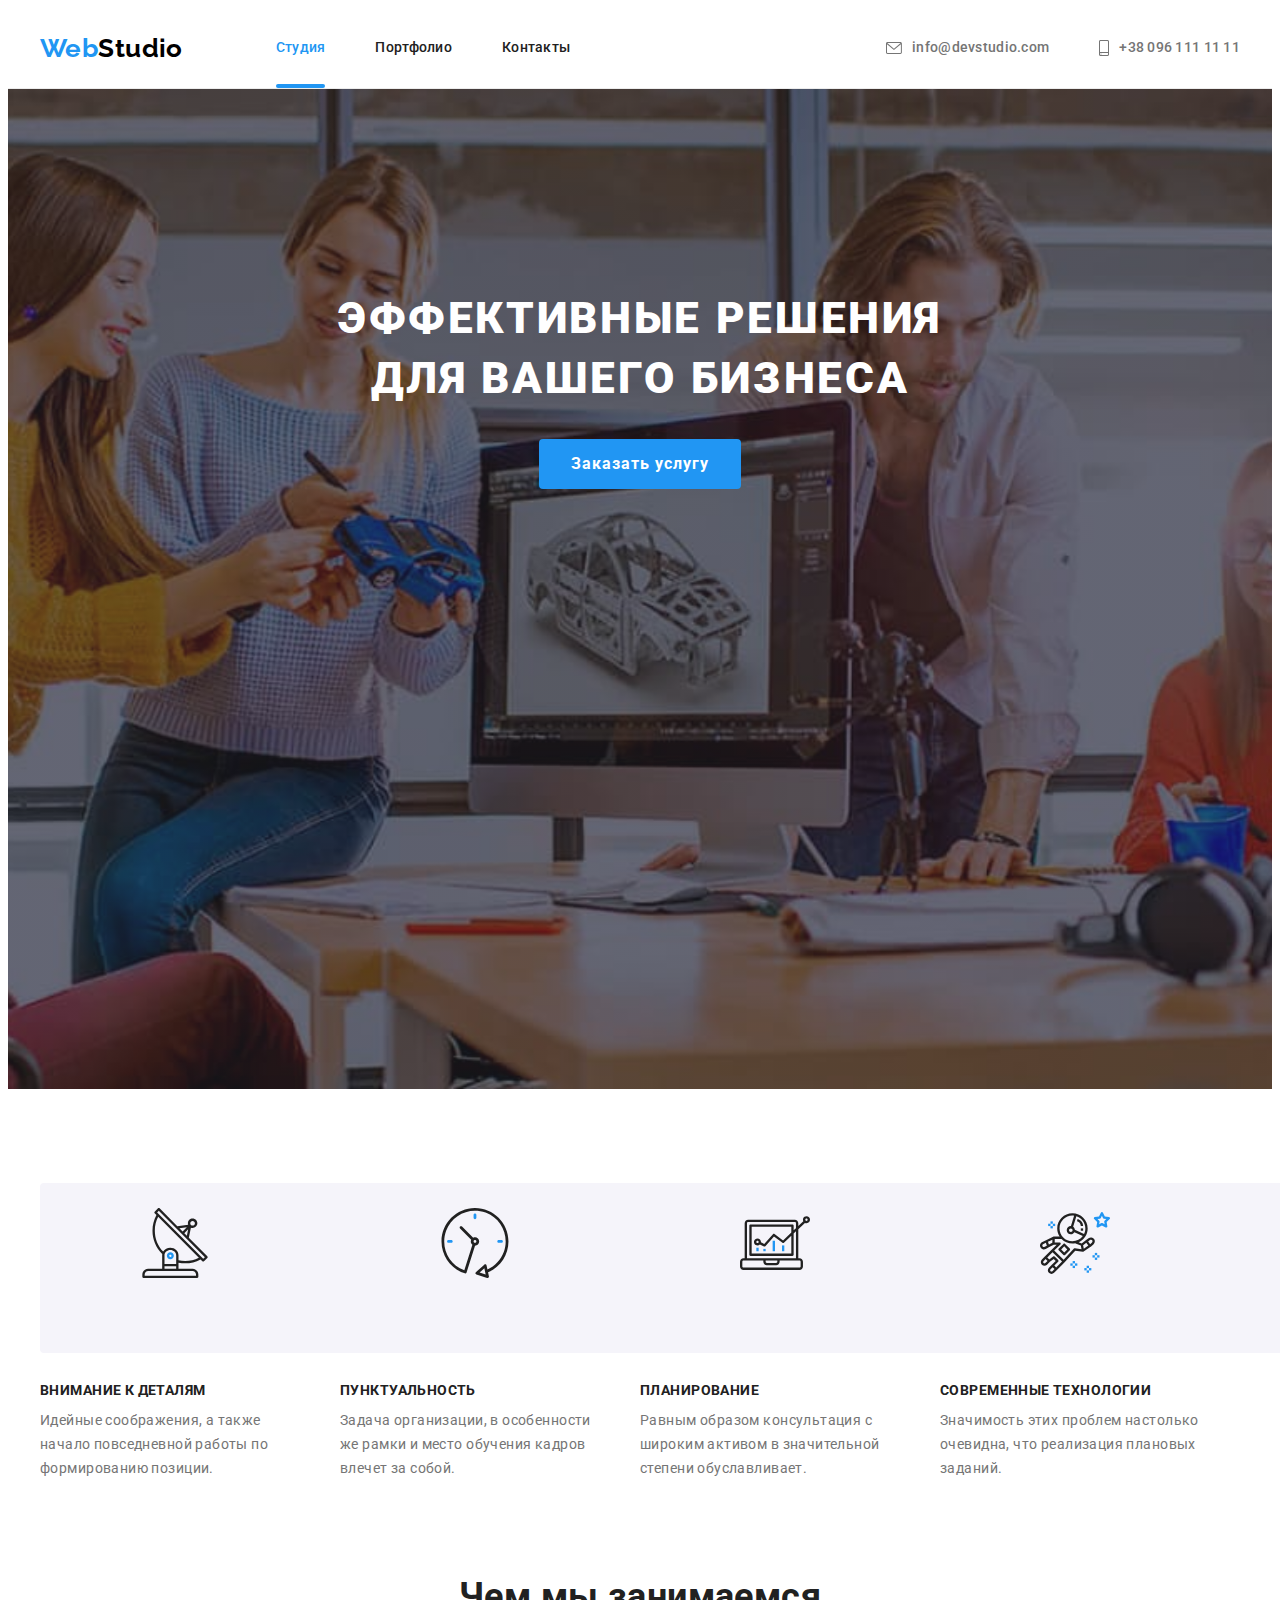
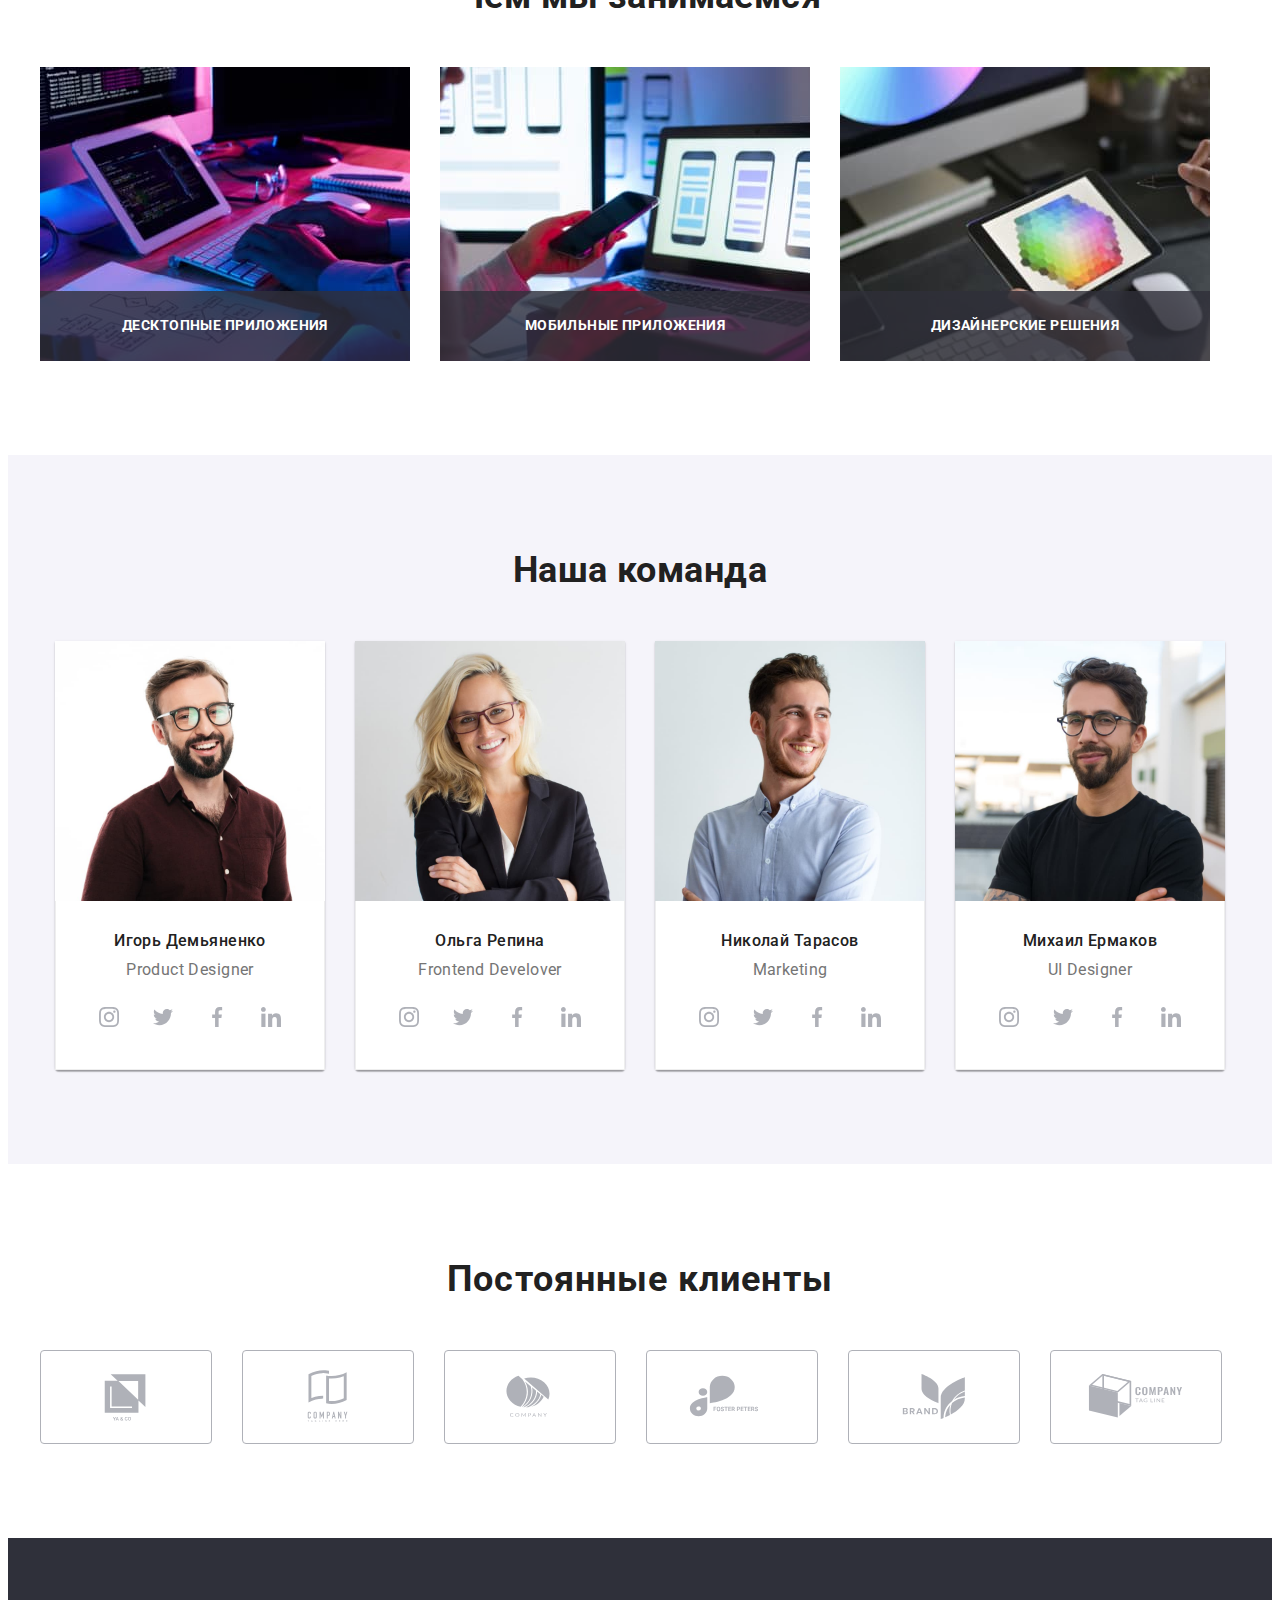
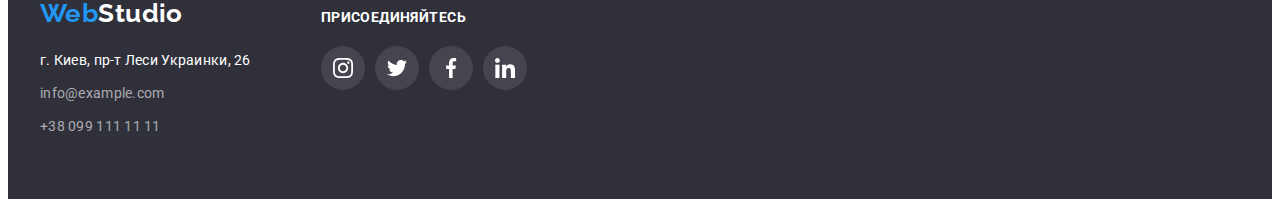
<file: index.html>
<!DOCTYPE html>
<html lang="ru">
  <head>
    <meta charset="UTF-8" />
    <meta http-equiv="X-UA-Compatible" content="IE=edge" />
    <meta name="viewport" content="width=device-width, initial-scale=1.0" />
    <title>Web Studio</title>
    <link rel="preconnect" href="https://fonts.googleapis.com" />
    <link rel="preconnect" href="https://fonts.gstatic.com" crossorigin />
    <link
      href="https://fonts.googleapis.com/css2?family=Raleway:wght@700&family=Roboto:wght@400;500;700;900&display=swap"
      rel="stylesheet"
    />
    <link
      rel="stylesheet"
      href="https://cdnjs.cloudflare.com/ajax/libs/modern-normalize/1.1.0/modern-normalize.min.css"
      integrity="sha512-wpPYUAdjBVSE4KJnH1VR1HeZfpl1ub8YT/NKx4PuQ5NmX2tKuGu6U/JRp5y+Y8XG2tV+wKQpNHVUX03MfMFn9Q=="
      crossorigin="anonymous"
      referrerpolicy="no-referrer"
    />
    <link rel="stylesheet" href="./css/styles.css" />
  </head>
  <body>
    <!--Шапка страницы-->
    <header class="page-header">
      <div class="container page-header-container">
        <nav class="page-nav">
          <a class="logo link" lang="en" href="./index.html"
            ><span class="web">Web</span><span class="studio">Studio</span></a
          >
          <ul class="menu list">
            <li class="menu-item">
              <a class="navigation-link link current" href="./index.html">Студия</a>
            </li>
            <li class="menu-item">
              <a class="navigation-link link" href="./portfolio.html">Портфолио</a>
            </li>
            <li class="menu-item"><a class="navigation-link link" href="#">Контакты</a></li>
          </ul>
        </nav>
        <ul class="contact-list list">
          <li class="contact-list-item">
            <a class="navigation-link link contact" href="mailto:info@devstudio.com"
              >info@devstudio.com
              <svg class="contact-list-icon" width="16px" height="12px">
                <use href="./images/sprite/icons.svg#envelope"></use>
              </svg>
            </a>
          </li>
          <li class="contact-list-item">
            <a class="navigation-link link contact" href="tel:+380961111111"
              >+38 096 111 11 11
              <svg class="contact-list-icon" width="10px" height="16px">
                <use href="./images/sprite/icons.svg#smartphone"></use>
              </svg>
            </a>
          </li>
        </ul>
      </div>
    </header>
    <!--Основной материал-->
    <main>
      <!--------------- HERO --------------->
      <section class="hero hero-bg">
        <div class="container">
          <h1 class="hero-title">Эффективные решения для вашего бизнеса</h1>
          <button class="hero-btn" type="button" data-modal-open>Заказать услугу</button>
        </div>
      </section>
      <!--------------- /HERO --------------->

      <!--------------- FEATURES --------------->
      <section class="section features">
        <div class="container features-container">
          <h2 class="visually-hidden">Преимущества</h2>
          <ul class="features-list list">
            <li class="features-list-item">
              <div class="thumb">
                <svg class="features-icon" width="70" height="70">
                  <use href="./images/sprite/icons.svg#antenna"></use>
                </svg>
              </div>
              <h3 class="features-title">Внимание к деталям</h3>
              <p class="features-text">
                Идейные соображения, а также начало повседневной работы по формированию позиции.
              </p>
            </li>
            <li class="features-list-item">
              <div class="thumb">
                <svg class="features-icon" width="70" height="70">
                  <use href="./images/sprite/icons.svg#clock"></use>
                </svg>
              </div>
              <h3 class="features-title">Пунктуальность</h3>
              <p class="features-text">
                Задача организации, в особенности же рамки и место обучения кадров влечет за собой.
              </p>
            </li>
            <li class="features-list-item">
              <div class="thumb">
                <svg class="features-icon" width="70" height="70">
                  <use href="./images/sprite/icons.svg#diagram"></use>
                </svg>
              </div>
              <h3 class="features-title">Планирование</h3>
              <p class="features-text">
                Равным образом консультация с широким активом в значительной степени обуславливает.
              </p>
            </li>
            <li class="features-list-item">
              <div class="thumb">
                <svg class="features-icon" width="70" height="70">
                  <use href="./images/sprite/icons.svg#astronaut"></use>
                </svg>
              </div>
              <h3 class="features-title">Современные технологии</h3>
              <p class="features-text">
                Значимость этих проблем настолько очевидна, что реализация плановых заданий.
              </p>
            </li>
          </ul>
        </div>
      </section>
      <!--------------- /FEATURES --------------->

      <!--------------- BUSINESS --------------->
      <section class="section business">
        <div class="container">
          <h2 class="business-title">Чем мы занимаемся</h2>
          <ul class="business-list list">
            <li class="business-list-item">
              <div class="business-overlay">
                <img
                  width="370"
                  src="images/box_1.jpg"
                  alt="Рабочий стол, печатающий на клавиатуре человек"
                />
                <p class="business-list-text">Десктопные приложения</p>
              </div>
            </li>
            <li class="business-list-item">
              <div class="business-overlay">
                <img
                  width="370"
                  src="images/box_2.jpg"
                  alt="Ноутбук и человек с смартфоном в руках"
                />
                <p class="business-list-text">Мобильные приложения</p>
              </div>
            </li>
            <li class="business-list-item">
              <div class="business-overlay">
                <img
                  width="370"
                  src="images/box_3.jpg"
                  alt="Планшет в руках, на экране шести угольный градиент"
                />
                <p class="business-list-text">Дизайнерские решения</p>
              </div>
            </li>
          </ul>
        </div>
      </section>
      <!--------------- /BUSINESS --------------->

      <!--------------- TEAM --------------->
      <section class="section team">
        <div class="container">
          <h2 class="team-title">Наша команда</h2>
          <ul class="team-list list">
            <li class="team-list-item">
              <img width="270" src="images/emploees/img_1.jpg" alt="Игорь Демьяненко" />
              <div class="team-container">
                <h3 class="team-employee">Игорь Демьяненко</h3>
                <p class="team-text" lang="en">Product Designer</p>
                <ul class="social-list list">
                  <li class="social-list-item">
                    <a href="#" class="social-list-link">
                      <svg class="social-list-icon" width="20" height="20">
                        <use href="./images/sprite/icons.svg#instagram"></use>
                      </svg>
                    </a>
                  </li>
                  <li class="social-list-item">
                    <a href="#" class="social-list-link">
                      <svg class="social-list-icon" width="20" height="20">
                        <use href="./images/sprite/icons.svg#twitter"></use>
                      </svg>
                    </a>
                  </li>
                  <li class="social-list-item">
                    <a href="#" class="social-list-link">
                      <svg class="social-list-icon" width="20" height="20">
                        <use href="./images/sprite/icons.svg#facebook"></use>
                      </svg>
                    </a>
                  </li>
                  <li class="social-list-item">
                    <a href="#" class="social-list-link">
                      <svg class="social-list-icon" width="20" height="20">
                        <use href="./images/sprite/icons.svg#linkedin"></use>
                      </svg>
                    </a>
                  </li>
                </ul>
              </div>
            </li>
            <li class="team-list-item">
              <img width="270" src="images/emploees/img_2.jpg" alt="Ольга Репина" />
              <div class="team-container">
                <h3 class="team-employee">Ольга Репина</h3>
                <p class="team-text" lang="en">Frontend Develover</p>
                <ul class="social-list list">
                  <li class="social-list-item">
                    <a href="#" class="social-list-link">
                      <svg class="social-list-icon" width="20" height="20">
                        <use href="./images/sprite/icons.svg#instagram"></use>
                      </svg>
                    </a>
                  </li>
                  <li class="social-list-item">
                    <a href="#" class="social-list-link">
                      <svg class="social-list-icon" width="20" height="20">
                        <use href="./images/sprite/icons.svg#twitter"></use>
                      </svg>
                    </a>
                  </li>
                  <li class="social-list-item">
                    <a href="#" class="social-list-link">
                      <svg class="social-list-icon" width="20" height="20">
                        <use href="./images/sprite/icons.svg#facebook"></use>
                      </svg>
                    </a>
                  </li>
                  <li class="social-list-item">
                    <a href="#" class="social-list-link">
                      <svg class="social-list-icon" width="20" height="20">
                        <use href="./images/sprite/icons.svg#linkedin"></use>
                      </svg>
                    </a>
                  </li>
                </ul>
              </div>
            </li>
            <li class="team-list-item">
              <img width="270" src="images/emploees/img_3.jpg" alt="Николай Тарасов" />
              <div class="team-container">
                <h3 class="team-employee">Николай Тарасов</h3>
                <p class="team-text" lang="en">Marketing</p>
                <ul class="social-list list">
                  <li class="social-list-item">
                    <a href="#" class="social-list-link">
                      <svg class="social-list-icon" width="20" height="20">
                        <use href="./images/sprite/icons.svg#instagram"></use>
                      </svg>
                    </a>
                  </li>
                  <li class="social-list-item">
                    <a href="#" class="social-list-link">
                      <svg class="social-list-icon" width="20" height="20">
                        <use href="./images/sprite/icons.svg#twitter"></use>
                      </svg>
                    </a>
                  </li>
                  <li class="social-list-item">
                    <a href="#" class="social-list-link">
                      <svg class="social-list-icon" width="20" height="20">
                        <use href="./images/sprite/icons.svg#facebook"></use>
                      </svg>
                    </a>
                  </li>
                  <li class="social-list-item">
                    <a href="#" class="social-list-link">
                      <svg class="social-list-icon" width="20" height="20">
                        <use href="./images/sprite/icons.svg#linkedin"></use>
                      </svg>
                    </a>
                  </li>
                </ul>
              </div>
            </li>
            <li class="team-list-item">
              <img width="270" src="images/emploees/img_4.jpg" alt="Михаил Ермаков" />
              <div class="team-container">
                <h3 class="team-employee">Михаил Ермаков</h3>
                <p class="team-text" lang="en">UI Designer</p>
                <ul class="social-list list">
                  <li class="social-list-item">
                    <a href="#" class="social-list-link">
                      <svg class="social-list-icon" width="20" height="20">
                        <use href="./images/sprite/icons.svg#instagram"></use>
                      </svg>
                    </a>
                  </li>
                  <li class="social-list-item">
                    <a href="#" class="social-list-link">
                      <svg class="social-list-icon" width="20" height="20">
                        <use href="./images/sprite/icons.svg#twitter"></use>
                      </svg>
                    </a>
                  </li>
                  <li class="social-list-item">
                    <a href="#" class="social-list-link">
                      <svg class="social-list-icon" width="20" height="20">
                        <use href="./images/sprite/icons.svg#facebook"></use>
                      </svg>
                    </a>
                  </li>
                  <li class="social-list-item">
                    <a href="#" class="social-list-link">
                      <svg class="social-list-icon" width="20" height="20">
                        <use href="./images/sprite/icons.svg#linkedin"></use>
                      </svg>
                    </a>
                  </li>
                </ul>
              </div>
            </li>
          </ul>
        </div>
      </section>
      <!--------------- /TEAM --------------->

      <!--------------- CLIENTS --------------->
      <section class="section clients">
        <div class="container">
          <h2 class="clients-title">Постоянные клиенты</h2>
          <ul class="clients-list list">
            <li class="clients-list-item">
              <a href="#" class="clients-list-link">
                <svg class="clients-list-icon" width="106" height="60">
                  <use href="./images/sprite/icons.svg#company_1"></use>
                </svg>
              </a>
            </li>
            <li class="clients-list-item">
              <a href="#" class="clients-list-link">
                <svg class="clients-list-icon" width="106" height="60">
                  <use href="./images/sprite/icons.svg#company_2"></use>
                </svg>
              </a>
            </li>
            <li class="clients-list-item">
              <a href="#" class="clients-list-link">
                <svg class="clients-list-icon" width="106" height="60">
                  <use href="./images/sprite/icons.svg#company_3"></use>
                </svg>
              </a>
            </li>
            <li class="clients-list-item">
              <a href="#" class="clients-list-link">
                <svg class="clients-list-icon" width="106" height="60">
                  <use href="./images/sprite/icons.svg#company_4"></use>
                </svg>
              </a>
            </li>
            <li class="clients-list-item">
              <a href="#" class="clients-list-link">
                <svg class="clients-list-icon" width="106" height="60">
                  <use href="./images/sprite/icons.svg#company_5"></use>
                </svg>
              </a>
            </li>
            <li class="clients-list-item">
              <a href="#" class="clients-list-link">
                <svg class="clients-list-icon" width="106" height="60">
                  <use href="./images/sprite/icons.svg#company_6"></use>
                </svg>
              </a>
            </li>
          </ul>
        </div>
      </section>
      <!--------------- /CLIENTS --------------->
    </main>

    <!--Контактная информация-->
    <footer class="address">
      <div class="container">
        <div class="footer-container">
          <a class="link" lang="en" href="./index.html"
            ><span class="web">Web</span><span class="studio studio-footer">Studio</span></a
          >
          <address class="address-list">
            <ul class="list">
              <li class="address-item">
                <a
                  class="footer-link link call location"
                  href="https://goo.gl/maps/ZJLE7oXqnEzqe7Bk7"
                  target="_blank"
                  rel="noopener noreferrer nofollow"
                  >г. Киев, пр-т Леси Украинки, 26</a
                >
              </li>
              <li class="address-item">
                <a class="footer-link link call" href="mailto:info@example.com">info@example.com</a>
              </li>
              <li class="address-item">
                <a class="footer-link link call" href="tel:+380991111111">+38 099 111 11 11</a>
              </li>
            </ul>
          </address>
        </div>

        <div class="footer-container">
          <p class="join">Присоединяйтесь</p>
          <ul class="footer-social-list list">
            <li class="footer-social-list-item">
              <a href="#" class="footer-social-list-link">
                <svg class="footer-social-list-icon" width="20" height="20">
                  <use href="./images/sprite/icons.svg#instagram"></use>
                </svg>
              </a>
            </li>
            <li class="footer-social-list-item">
              <a href="#" class="footer-social-list-link">
                <svg class="footer-social-list-icon" width="20" height="20">
                  <use href="./images/sprite/icons.svg#twitter"></use>
                </svg>
              </a>
            </li>
            <li class="footer-social-list-item">
              <a href="#" class="footer-social-list-link">
                <svg class="footer-social-list-icon" width="20" height="20">
                  <use href="./images/sprite/icons.svg#facebook"></use>
                </svg>
              </a>
            </li>
            <li class="footer-social-list-item">
              <a href="#" class="footer-social-list-link">
                <svg class="footer-social-list-icon" width="20" height="20">
                  <use href="./images/sprite/icons.svg#linkedin"></use>
                </svg>
              </a>
            </li>
          </ul>
        </div>
      </div>
    </footer>
    <div class="backdrop is-hidden" data-modal>
      <div class="modal">
        <button type="button" class="modal-close-btn" data-modal-close>
          <svg class="modal-close-btn-icon" width="18" height="18">
            <use href="./images/sprite/icons.svg#modal-close"></use>
          </svg>
        </button>
      </div>
    </div>
    <script src="./js/modal.js"></script>
  </body>
</html>
</file>
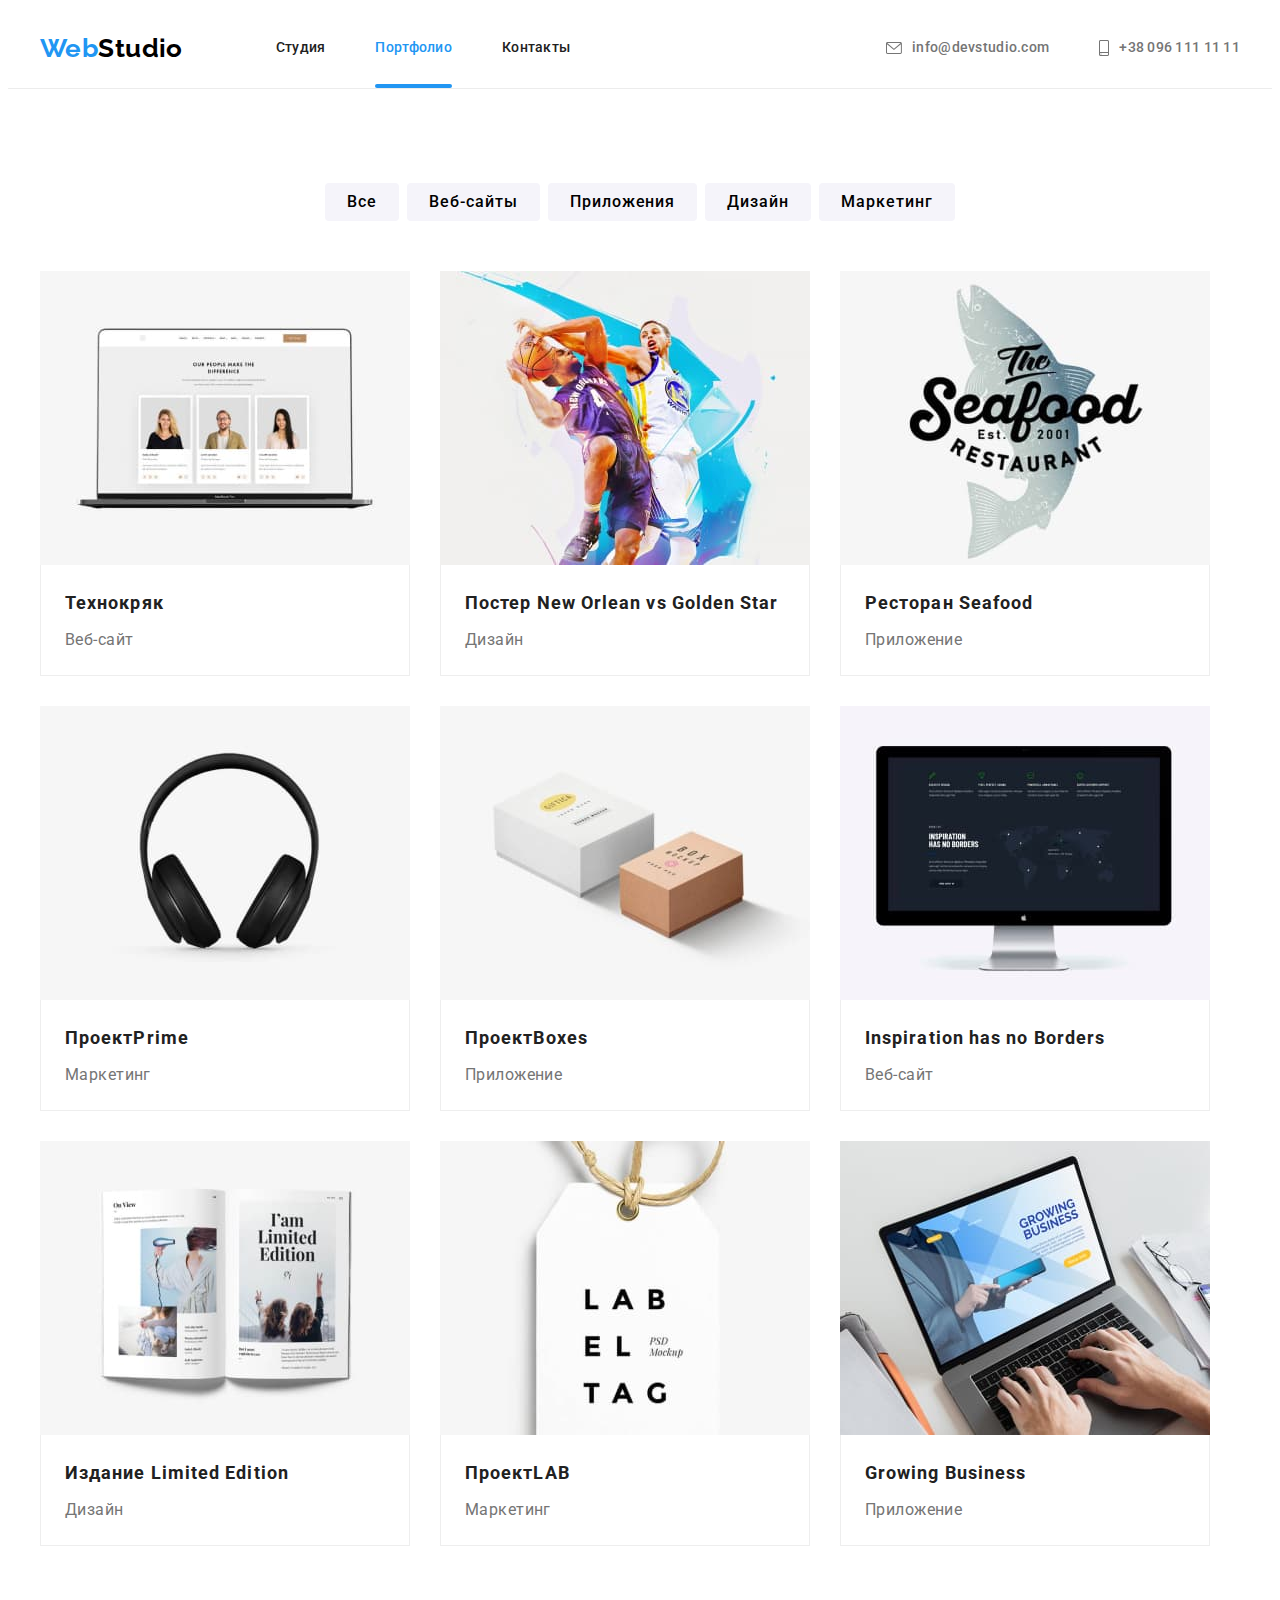
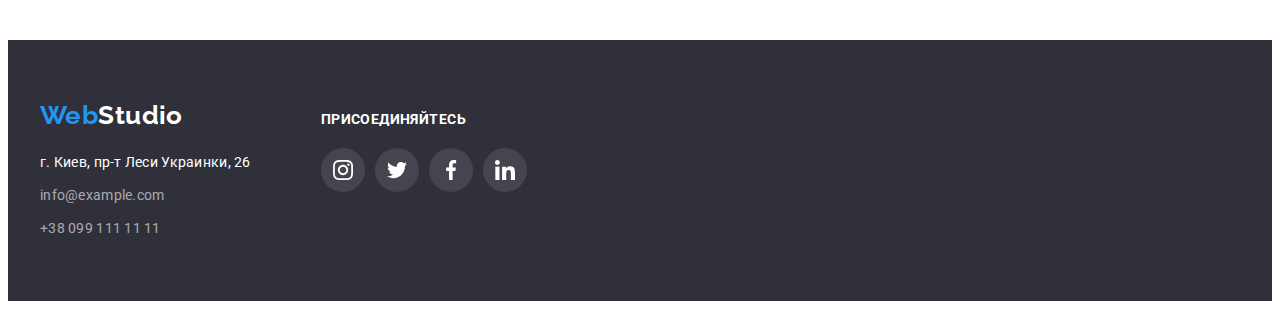
<file: portfolio.html>
<!DOCTYPE html>
<html lang="ru">
  <head>
    <meta charset="UTF-8" />
    <meta http-equiv="X-UA-Compatible" content="IE=edge" />
    <meta name="viewport" content="width=device-width, initial-scale=1.0" />
    <title>Portfolio</title>
    <link rel="preconnect" href="https://fonts.googleapis.com" />
    <link rel="preconnect" href="https://fonts.gstatic.com" crossorigin />
    <link
      href="https://fonts.googleapis.com/css2?family=Raleway:wght@700&family=Roboto:wght@400;500;700;900&display=swap"
      rel="stylesheet"
    />
    <link
      rel="stylesheet"
      href="https://cdnjs.cloudflare.com/ajax/libs/modern-normalize/1.1.0/modern-normalize.min.css"
      integrity="sha512-wpPYUAdjBVSE4KJnH1VR1HeZfpl1ub8YT/NKx4PuQ5NmX2tKuGu6U/JRp5y+Y8XG2tV+wKQpNHVUX03MfMFn9Q=="
      crossorigin="anonymous"
      referrerpolicy="no-referrer"
    />
    <link rel="stylesheet" href="./css/styles.css" />
  </head>
  <body>
    <!--Шапка страницы-->
    <header class="page-header">
      <div class="container page-header-container">
        <nav class="page-nav">
          <a class="logo link" lang="en" href="./index.html"
            ><span class="web">Web</span><span class="studio">Studio</span></a
          >
          <ul class="menu list">
            <li class="menu-item">
              <a class="navigation-link link" href="./index.html">Студия</a>
            </li>
            <li class="menu-item">
              <a class="navigation-link link current" href="./portfolio.html">Портфолио</a>
            </li>
            <li class="menu-item"><a class="navigation-link link" href="#">Контакты</a></li>
          </ul>
        </nav>
        <ul class="contact-list list">
          <li class="contact-list-item">
            <a class="navigation-link link contact" href="mailto:info@devstudio.com"
              >info@devstudio.com
              <svg class="contact-list-icon" width="16px" height="12px">
                <use href="./images/sprite/icons.svg#envelope"></use>
              </svg>
            </a>
          </li>
          <li class="contact-list-item">
            <a class="navigation-link link contact" href="tel:+380961111111"
              >+38 096 111 11 11
              <svg class="contact-list-icon" width="10px" height="16px">
                <use href="./images/sprite/icons.svg#smartphone"></use>
              </svg>
            </a>
          </li>
        </ul>
      </div>
    </header>
    <!--Основной раздел-->
    <main>
      <section class="section main-portfolio">
        <div class="container">
          <h1 class="visually-hidden">Портфолио</h1>
          <ul class="portfolio-list list">
            <li class="portfolio-list-item">
              <button class="portfolio-btn" type="button">Все</button>
            </li>
            <li class="portfolio-list-item">
              <button class="portfolio-btn" type="button">Веб-сайты</button>
            </li>
            <li class="portfolio-list-item">
              <button class="portfolio-btn" type="button">Приложения</button>
            </li>
            <li class="portfolio-list-item">
              <button class="portfolio-btn" type="button">Дизайн</button>
            </li>
            <li class="portfolio-list-item">
              <button class="portfolio-btn" type="button">Маркетинг</button>
            </li>
          </ul>
          <ul class="projects list">
            <li class="projects-item">
              <a class="projects-link link" href="#">
                <div class="portfolio-overlay">
                  <img
                    src="./images/portfolio/img.jpg"
                    alt="Ноутбук с изображением команды"
                    width="370"
                    height="294"
                  />
                  <p class="portfolio-overlay-text">
                    Ресурс предлагает комплексные предложения с разным уровнем функционала и
                    сервисов. Все это позволит посетителю получить исчерпывающие сведения о компании
                    или частном лице.
                  </p>
                </div>
                <div class="projects-container">
                  <h2 class="portfolio-title">Технокряк</h2>
                  <p class="portfolio-text">Веб-сайт</p>
                </div>
              </a>
            </li>
            <li class="projects-item">
              <a class="projects-link link" href="#">
                <div class="portfolio-overlay">
                  <img
                    src="./images/portfolio/img_1.jpg"
                    alt="Баскетбольный постер"
                    width="370"
                    height="294"
                  />
                  <p class="portfolio-overlay-text">
                    Ресурс предлагает комплексные предложения с разным уровнем функционала и
                    сервисов. Все это позволит посетителю получить исчерпывающие сведения о компании
                    или частном лице.
                  </p>
                </div>
                <div class="projects-container">
                  <h2 class="portfolio-title">
                    Постер <span lang="en">New Orlean vs Golden Star</span>
                  </h2>
                  <p class="portfolio-text">Дизайн</p>
                </div>
              </a>
            </li>
            <li class="projects-item">
              <a class="projects-link link" href="#">
                <div class="portfolio-overlay">
                  <img
                    src="./images/portfolio/img_2.jpg"
                    alt="Логотип ресторана морской кухни"
                    width="370"
                    height="294"
                  />
                  <p class="portfolio-overlay-text">
                    Ресурс предлагает комплексные предложения с разным уровнем функционала и
                    сервисов. Все это позволит посетителю получить исчерпывающие сведения о компании
                    или частном лице.
                  </p>
                </div>
                <div class="projects-container">
                  <h2 class="portfolio-title">Ресторан <span lang="en">Seafood</span></h2>
                  <p class="portfolio-text">Приложение</p>
                </div>
              </a>
            </li>
            <li class="projects-item">
              <a class="projects-link link" href="#">
                <div class="portfolio-overlay">
                  <img src="./images/portfolio/img_3.jpg" alt="Наушники" width="370" height="294" />
                  <p class="portfolio-overlay-text">
                    Ресурс предлагает комплексные предложения с разным уровнем функционала и
                    сервисов. Все это позволит посетителю получить исчерпывающие сведения о компании
                    или частном лице.
                  </p>
                </div>
                <div class="projects-container">
                  <h2 class="portfolio-title">Проект<span lang="en">Prime</span></h2>
                  <p class="portfolio-text">Маркетинг</p>
                </div>
              </a>
            </li>
            <li class="projects-item">
              <a class="projects-link link" href="#">
                <div class="portfolio-overlay">
                  <img
                    src="./images/portfolio/img_4.jpg"
                    alt="Две коробки. Одна белая, вторая коричневая"
                    width="370"
                    height="294"
                  />
                  <p class="portfolio-overlay-text">
                    Ресурс предлагает комплексные предложения с разным уровнем функционала и
                    сервисов. Все это позволит посетителю получить исчерпывающие сведения о компании
                    или частном лице.
                  </p>
                </div>
                <div class="projects-container">
                  <h2 class="portfolio-title">Проект<span lang="en">Boxes</span></h2>
                  <p class="portfolio-text">Приложение</p>
                </div>
              </a>
            </li>
            <li class="projects-item">
              <a class="projects-link link" href="#">
                <div class="portfolio-overlay">
                  <img
                    src="./images/portfolio/img_5.jpg"
                    alt="Компьютерный монитор"
                    width="370"
                    height="294"
                  />
                  <p class="portfolio-overlay-text">
                    Ресурс предлагает комплексные предложения с разным уровнем функционала и
                    сервисов. Все это позволит посетителю получить исчерпывающие сведения о компании
                    или частном лице.
                  </p>
                </div>
                <div class="projects-container">
                  <h2 class="portfolio-title"><span lang="en">Inspiration has no Borders</span></h2>
                  <p class="portfolio-text">Веб-сайт</p>
                </div>
              </a>
            </li>
            <li class="projects-item">
              <a class="projects-link link" href="#">
                <div class="portfolio-overlay">
                  <img
                    src="./images/portfolio/img_6.jpg"
                    alt="Раскрытая книга"
                    width="370"
                    height="294"
                  />
                  <p class="portfolio-overlay-text">
                    Ресурс предлагает комплексные предложения с разным уровнем функционала и
                    сервисов. Все это позволит посетителю получить исчерпывающие сведения о компании
                    или частном лице.
                  </p>
                </div>
                <div class="projects-container">
                  <h2 class="portfolio-title">Издание <span lang="en">Limited Edition</span></h2>
                  <p class="portfolio-text">Дизайн</p>
                </div>
              </a>
            </li>
            <li class="projects-item">
              <a class="projects-link link" href="#">
                <div class="portfolio-overlay">
                  <img
                    src="./images/portfolio/img_7.jpg"
                    alt="Бирка с надписью"
                    width="370"
                    height="294"
                  />
                  <p class="portfolio-overlay-text">
                    Ресурс предлагает комплексные предложения с разным уровнем функционала и
                    сервисов. Все это позволит посетителю получить исчерпывающие сведения о компании
                    или частном лице.
                  </p>
                </div>
                <div class="projects-container">
                  <h2 class="portfolio-title">Проект<span lang="en">LAB</span></h2>
                  <p class="portfolio-text">Маркетинг</p>
                </div>
              </a>
            </li>
            <li class="projects-item">
              <a class="projects-link link" href="#">
                <div class="portfolio-overlay">
                  <img
                    src="./images/portfolio/img_8.jpg"
                    alt="Ноутбук, на котором печатает человек"
                    width="370"
                    height="294"
                  />
                  <p class="portfolio-overlay-text">
                    Ресурс предлагает комплексные предложения с разным уровнем функционала и
                    сервисов. Все это позволит посетителю получить исчерпывающие сведения о компании
                    или частном лице.
                  </p>
                </div>
                <div class="projects-container">
                  <h2 class="portfolio-title"><span lang="en">Growing Business</span></h2>
                  <p class="portfolio-text">Приложение</p>
                </div>
              </a>
            </li>
          </ul>
        </div>
      </section>
    </main>

    <!--Контактная информация-->
    <footer class="address">
      <div class="container">
        <div class="footer-container">
          <a class="link" lang="en" href="./index.html"
            ><span class="web">Web</span><span class="studio studio-footer">Studio</span></a
          >
          <address class="address-list">
            <ul class="list">
              <li class="address-item">
                <a
                  class="footer-link link call location"
                  href="https://goo.gl/maps/ZJLE7oXqnEzqe7Bk7"
                  target="_blank"
                  rel="noopener noreferrer nofollow"
                  >г. Киев, пр-т Леси Украинки, 26</a
                >
              </li>
              <li class="address-item">
                <a class="footer-link link call" href="mailto:info@example.com">info@example.com</a>
              </li>
              <li class="address-item">
                <a class="footer-link link call" href="tel:+380991111111">+38 099 111 11 11</a>
              </li>
            </ul>
          </address>
        </div>

        <div class="footer-container">
          <p class="join">Присоединяйтесь</p>
          <ul class="footer-social-list list">
            <li class="footer-social-list-item">
              <a href="#" class="footer-social-list-link">
                <svg class="footer-social-list-icon" width="20" height="20">
                  <use href="./images/sprite/icons.svg#instagram"></use>
                </svg>
              </a>
            </li>
            <li class="footer-social-list-item">
              <a href="#" class="footer-social-list-link">
                <svg class="footer-social-list-icon" width="20" height="20">
                  <use href="./images/sprite/icons.svg#twitter"></use>
                </svg>
              </a>
            </li>
            <li class="footer-social-list-item">
              <a href="#" class="footer-social-list-link">
                <svg class="footer-social-list-icon" width="20" height="20">
                  <use href="./images/sprite/icons.svg#facebook"></use>
                </svg>
              </a>
            </li>
            <li class="footer-social-list-item">
              <a href="#" class="footer-social-list-link">
                <svg class="footer-social-list-icon" width="20" height="20">
                  <use href="./images/sprite/icons.svg#linkedin"></use>
                </svg>
              </a>
            </li>
          </ul>
        </div>
      </div>
    </footer>
  </body>
</html>
</file>
<file: css/styles.css>
:root {
  --primary-font: 'Roboto', sans-serif;
  --secondary-font: 'Raleway', sans-serif;
  --accent-color: #2196f3;
  --accent-text-color: #fff;
  --primary-bg-color: #e5e5e5;
  --secondary-bg-color: #2f303a;
  --third-bg-color: #f5f4fa;
  --logo-studio-color: #000000;
  --primary-color-article: #212121;
  --primary-color-text: #757575;
  --contacts-color: rgba(255, 255, 255, 0.6);
  --icon-color: #afb1b8;
  --transition-duration-and-func: 250ms cubic-bezier(0.4, 0, 0.2, 1);
}
body {
  font-family: var(--primary-font);
  color: #212121;
  background-color: #fff;
  font-size: 14px;
  letter-spacing: 0.03em;
}
h1,
h2,
h3,
h4,
p {
  margin: 0;
}
img {
  display: block;
  max-width: 100%;
  height: auto;
}
address {
  font-style: normal;
}
button {
  font-family: var(--primary-font);
  font-weight: 700;
  font-size: 16px;
  line-height: 1.88;
  letter-spacing: 0.06em;
  background-color: var(--accent-color);
  display: block;
  margin: 0 auto;
  cursor: pointer;
  border: none;
  border-radius: 4px;
  transition: color var(--transition-duration-and-func),
    background-color var(--transition-duration-and-func);
}
button:hover,
button:focus {
  color: var(--accent-text-color);
  background-color: #188ce8;
}
.section {
  padding-top: 94px;
  padding-bottom: 94px;
}
.container {
  width: 1200px;
  margin: 0 auto;
  padding: 0 15px;
}
.list {
  list-style: none;
  padding-left: 0;
  margin: 0;
}
.link {
  text-decoration: none;
}
/*================COMPONENT================ */

.web {
  font-family: var(--secondary-font);
  font-weight: 700;
  font-size: 26px;
  line-height: 1.19;
  color: var(--accent-color);
}
.studio {
  font-family: var(--secondary-font);
  font-weight: 700;
  font-size: 26px;
  line-height: 1.19;
  color: #000000;
}
/* ================/COMPONENT================ */

/* ================ШАПКА СТРАНИЦЫ================ */
.page-header {
  border-bottom: 1px solid #ececec;
}
.page-header-container {
  display: flex;
  align-items: center;
}
.page-nav {
  display: flex;
  align-items: center;
}
.logo {
  margin-right: 93px;
}

.menu {
  display: flex;
  align-items: center;
}
.menu-item:not(:last-child) {
  margin-right: 50px;
}

.navigation-link {
  position: relative;
  font-weight: 500;
  line-height: 1.14;
  letter-spacing: 0.02em;
  color: var(--primary-color-article);
  padding: 32px 0;
  transition: color var(--transition-duration-and-func);

  display: flex;
  flex-direction: row-reverse;
  align-items: center;
}
.navigation-link:hover,
.navigation-link:focus {
  color: var(--accent-color);
}
.contact-list {
  display: flex;
  align-items: center;
  margin-left: auto;
}
.contact-list-item:not(:last-child) {
  margin-right: 50px;
}
.contact-list-icon {
  fill: currentColor;
  margin-right: 10px;
}
.contact-list-item:hover .contact-list-icon,
.contact-list-iyem:focus .contact-list-icon {
  fill: var(--accent-color);
}
.contact {
  color: var(--primary-color-text);
}
.current {
  color: var(--accent-color);
}
.current::after {
  position: absolute;
  bottom: 0;
  content: '';
  width: 100%;
  height: 4px;
  border-radius: 2px;
  background-color: var(--accent-color);
}
/* ================/ШАПКА СТРАНИЦЫ================ */

/* ======================================СТУДИЯ====================================== */

/*==========HERO==========  */
.hero {
  /* background-image: linear-gradient(rgba(47, 48, 58, 0.4), rgba(47, 48, 58, 0.4)),
    url(./images/bgimage.jpg);
  background-size: cover;
  background-color: var(--secondary-bg-color); */
}
.hero-bg {
  max-width: 1600px;
  margin-left: auto;
  margin-right: auto;
  background-image: linear-gradient(rgba(47, 48, 58, 0.4), rgba(47, 48, 58, 0.4)),
    url(../images/bgimage.jpg);
  background-size: cover;
  background-repeat: no-repeat;
  background-position: center;
  background-color: var(--secondary-bg-color);
  height: 600px;
  padding: 200px 0;
}
.hero-title {
  width: 696px;
  font-weight: 900;
  font-size: 44px;
  line-height: 1.36;
  text-align: center;
  letter-spacing: 0.06em;
  text-transform: uppercase;
  color: var(--accent-text-color);
  margin-left: auto;
  margin-right: auto;
  margin-bottom: 30px;
}
.hero-btn {
  margin-left: auto;
  margin-right: auto;
  color: var(--accent-text-color);
  padding: 10px 32px;
}

/*==========/HERO==========  */

/*==========FEATURES==========  */
.visually-hidden {
  position: absolute;
  width: 1px;
  height: 1px;
  margin: -1px;
  border: 0;
  padding: 0;

  white-space: nowrap;
  clip-path: inset(100%);
  clip: rect(0 0 0 0);
  overflow: hidden;
}

.features-list {
  display: flex;
}
.features-list-item {
  display: inline-block;
  width: 270px;
}
.features-list-item:not(:last-child) {
  margin-right: 30px;
}
.features-title {
  font-weight: 700;
  font-size: 14px;
  line-height: 1.14;
  text-transform: uppercase;

  margin-bottom: 10px;

  color: var(--primary-color-article);
}
.features-text {
  line-height: 1.71;

  color: var(--primary-color-text);
}
.thumb {
  width: 270px;
  height: 120px;
  background-color: var(--third-bg-color);
  padding: 25px 100px;
  margin-bottom: 30px;
  border-radius: 4px;
}
/*==========/FEATURES==========  */

/*==========BUSINESS==========  */
.business {
  padding-top: 0;
}
.business-list {
  display: flex;
}
.business-title {
  font-weight: 700;
  font-size: 36px;
  line-height: 1.17;
  text-align: center;
  margin-bottom: 50px;
  color: var(--primary-color-article);
}

.business-list-item:not(:last-child) {
  margin-right: 30px;
}
.business-overlay {
  position: relative;
}
.business-list-text {
  display: flex;
  justify-content: center;
  align-items: center;
  position: absolute;
  width: 100%;
  bottom: 0;
  height: 70px;
  font-weight: 700;
  line-height: 1.14;
  text-transform: uppercase;

  color: #ffffff;
  background-color: rgba(47, 48, 58, 0.8);
}
/*==========/BUSINESS==========  */

/*==========TEAM==========  */
.team {
  background-color: var(--third-bg-color);
}
.team-list {
  display: flex;
  justify-content: center;
}
.team-list-item {
  background-color: #fff;
  box-shadow: 0px 1px 3px rgba(0, 0, 0, 0.12), 0px 1px 1px rgba(0, 0, 0, 0.14),
    0px 2px 1px rgba(0, 0, 0, 0.2);
  border-radius: 0px 0px 4px 4px;
}
.team-list-item:not(:last-child) {
  margin-right: 30px;
}
.team-title {
  font-weight: 700;
  font-size: 36px;
  line-height: 1.17;
  text-align: center;
  margin-bottom: 50px;
  color: var(--primary-color-article);
}
.team-container {
  padding-top: 30px;
  padding-bottom: 30px;
  border-right: 1px solid #eeeeee;
  border-bottom: 1px solid #eeeeee;
  border-left: 1px solid #eeeeee;
}
.team-employee {
  font-weight: 500;
  font-size: 16px;
  line-height: 1.19;
  text-align: center;
  margin-bottom: 10px;

  color: var(--primary-color-article);
}
.team-text {
  font-size: 16px;
  line-height: 1.19;
  text-align: center;
  margin-bottom: 16px;

  color: var(--primary-color-text);
}
.social-list {
  display: flex;
  justify-content: center;
  gap: 10px;
}
.social-list-link {
  display: flex;
  justify-content: center;
  align-items: center;
  width: 44px;
  height: 44px;
  border-radius: 50%;
  color: var(--icon-color);
  transition: color var(--transition-duration-and-func),
    background-color var(--transition-duration-and-func);
}
.social-list-link:hover,
.social-list-link:focus {
  background-color: var(--accent-color);
  color: var(--accent-text-color);
}
.social-list-icon {
  fill: currentColor;
}
/*==========/TEAM==========  */

/*==========CLIENTS==========  */
.clients-title {
  font-weight: 700;
  font-size: 36px;
  line-height: 1.17;
  text-align: center;
  letter-spacing: 0.03em;
  margin-bottom: 50px;

  color: var(--primary-color-article);
}
.clients-list {
  display: flex;
  gap: 30px;
}
.clients-list-item {
}
.clients-list-link {
  display: flex;
  justify-content: center;
  align-items: center;
  width: 170px;
  height: 92px;
  border: 1px solid #afb1b8;
  border-radius: 4px;
  color: var(--icon-color);
  transition: color var(--transition-duration-and-func),
    border-color var(--transition-duration-and-func);
}
.clients-list-link:hover,
.clients-list-link:focus {
  border-color: var(--accent-color);
  color: var(--accent-color);
}
.clients-list-icon {
  fill: currentColor;
}
/*==========/CLIENTS==========  */

/* ======================================/СТУДИЯ====================================== */

/* ======================================ПОРТФОЛИО====================================== */

.portfolio-list {
  display: flex;
  justify-content: center;
  margin-bottom: 50px;
}
.portfolio-list-item:not(:last-child) {
  margin-right: 8px;
}
.portfolio-title {
  font-weight: 700;
  font-size: 18px;
  line-height: 2;
  letter-spacing: 0.06em;
  margin-bottom: 4px;

  color: var(--primary-color-article);
}
.portfolio-text {
  font-size: 16px;
  line-height: 1.88;

  color: var(--primary-color-text);
}
.portfolio-btn {
  font-weight: 500;
  font-size: 16px;
  line-height: 1.63;
  text-align: center;
  padding: 6px 22px;
  transition: color var(--transition-duration-and-func),
    background-color var(--transition-duration-and-func),
    box-shadow var(--transition-duration-and-func);

  background-color: var(--third-bg-color);
}
.portfolio-btn:hover,
.portfolio-btn:focus {
  background-color: var(--accent-color);
  box-shadow: 0px 3px 1px rgba(0, 0, 0, 0.1), 0px 1px 2px rgba(0, 0, 0, 0.08),
    0px 2px 2px rgba(0, 0, 0, 0.12);
  color: var(--accent-text-color);
}
.projects {
  display: flex;
  flex-wrap: wrap;
}

.projects-container {
  padding: 20px 24px;
  border-right: 1px solid #eeeeee;
  border-bottom: 1px solid #eeeeee;
  border-left: 1px solid #eeeeee;
}
.projects-link {
  display: block;
  transition: box-shadow var(--transition-duration-and-func);
}
.projects-link:hover,
.projects-link:focus {
  box-shadow: 0px 1px 1px rgba(0, 0, 0, 0.12), 0px 4px 4px rgba(0, 0, 0, 0.06),
    1px 4px 6px rgba(0, 0, 0, 0.16);
}
.projects-item:not(:nth-child(3n)) {
  margin-right: 30px;
}
.projects-item:not(:nth-last-child(-n + 3)) {
  margin-bottom: 30px;
}
.projects-link:hover .portfolio-overlay-text,
.projects-link:focus .portfolio-overlay-text {
  transform: translate(0, 0);
}
.portfolio-overlay {
  position: relative;
  overflow: hidden;
}
.portfolio-overlay-text {
  position: absolute;
  left: 0;
  top: 0;
  width: 100%;
  height: 100%;
  overflow: auto;
  transform: translate(0, 100%);
  transition: transform var(--transition-duration-and-func);

  font-size: 18px;
  line-height: 1.56;
  letter-spacing: 0.03em;
  padding: 63px 24px;

  color: #ffffff;
  background-color: rgba(33, 150, 243, 0.9);
}
/* ======================================/ПОРТФОЛИО====================================== */

/* ======================================ФУТЕР====================================== */
.studio-footer {
  color: var(--accent-text-color);
}

.call {
  font-style: normal;
  color: var(--contacts-color);
}
.address {
  background-color: var(--secondary-bg-color);
  padding: 60px 0;
}
.footer-link {
  font-weight: 400;
  line-height: 1.71;
  letter-spacing: 0.02em;
  transition: color var(--transition-duration-and-func);
}
.footer-link:hover,
.footer-link:focus {
  color: var(--accent-color);
}
.location {
  color: var(--accent-text-color);
}
.address-list {
  margin-top: 20px;
}
.address-item:not(:last-child) {
  margin-bottom: 9px;
}
.address .container {
  display: flex;
  align-items: baseline;
}
.footer-container:not(:last-child) {
  margin-right: 70px;
}
.join {
  font-weight: 700;
  line-height: 1.14;
  letter-spacing: 0.03em;
  text-transform: uppercase;
  margin-bottom: 20px;

  color: #ffffff;
}
.footer-social-list {
  display: flex;
  gap: 10px;
}
.footer-social-list-link {
  display: flex;
  justify-content: center;
  align-items: center;
  width: 44px;
  height: 44px;
  border-radius: 50%;
  color: #ffffff;
  background-color: rgba(255, 255, 255, 0.1);
  transition: background-color var(--transition-duration-and-func);
}
.footer-social-list-link:hover,
.footer-social-list-link:focus {
  background-color: var(--accent-color);
}
.footer-social-list-icon {
  fill: currentColor;
}
/* ======================================/ФУТЕР====================================== */
.backdrop {
  position: fixed;
  top: 0;
  left: 0;
  z-index: 100;
  width: 100%;
  height: 100%;
  background-color: rgba(0, 0, 0, 0.2);
  transition: opacity var(--transition-duration-and-func),
    visibility var(--transition-duration-and-func);
}
.backdrop.is-hidden {
  opacity: 0;
  visibility: hidden;
  pointer-events: none;
}
.modal {
  position: absolute;
  top: 50%;
  left: 50%;
  transform: translate(-50%, -50%);
  width: 528px;
  height: 581px;
  background-color: #ffffff;
}
.modal-close-btn {
  position: absolute;
  top: 8px;
  right: 8px;
  display: flex;
  justify-content: center;
  align-items: center;
  width: 30px;
  height: 30px;
  transition: background-color var(--transition-duration-and-func),
    border-color var(--transition-duration-and-func);
  background-color: transparent;
  border: 1px solid rgba(0, 0, 0, 0.1);
  border-radius: 50%;
}
.modal-close-btn:hover,
.modal-close-btn:focus {
  background-color: transparent;
  border-color: var(--accent-color);
}
.modal-close-btn-icon {
  transition: fill var(--transition-duration-and-func);
}
.modal-close-btn:hover .modal-close-btn-icon,
.modal-close-btn:focus .modal-close-btn-icon {
  fill: var(--accent-color);
}

/* ======================================MODAL WINDOW====================================== */ ;
</file>
